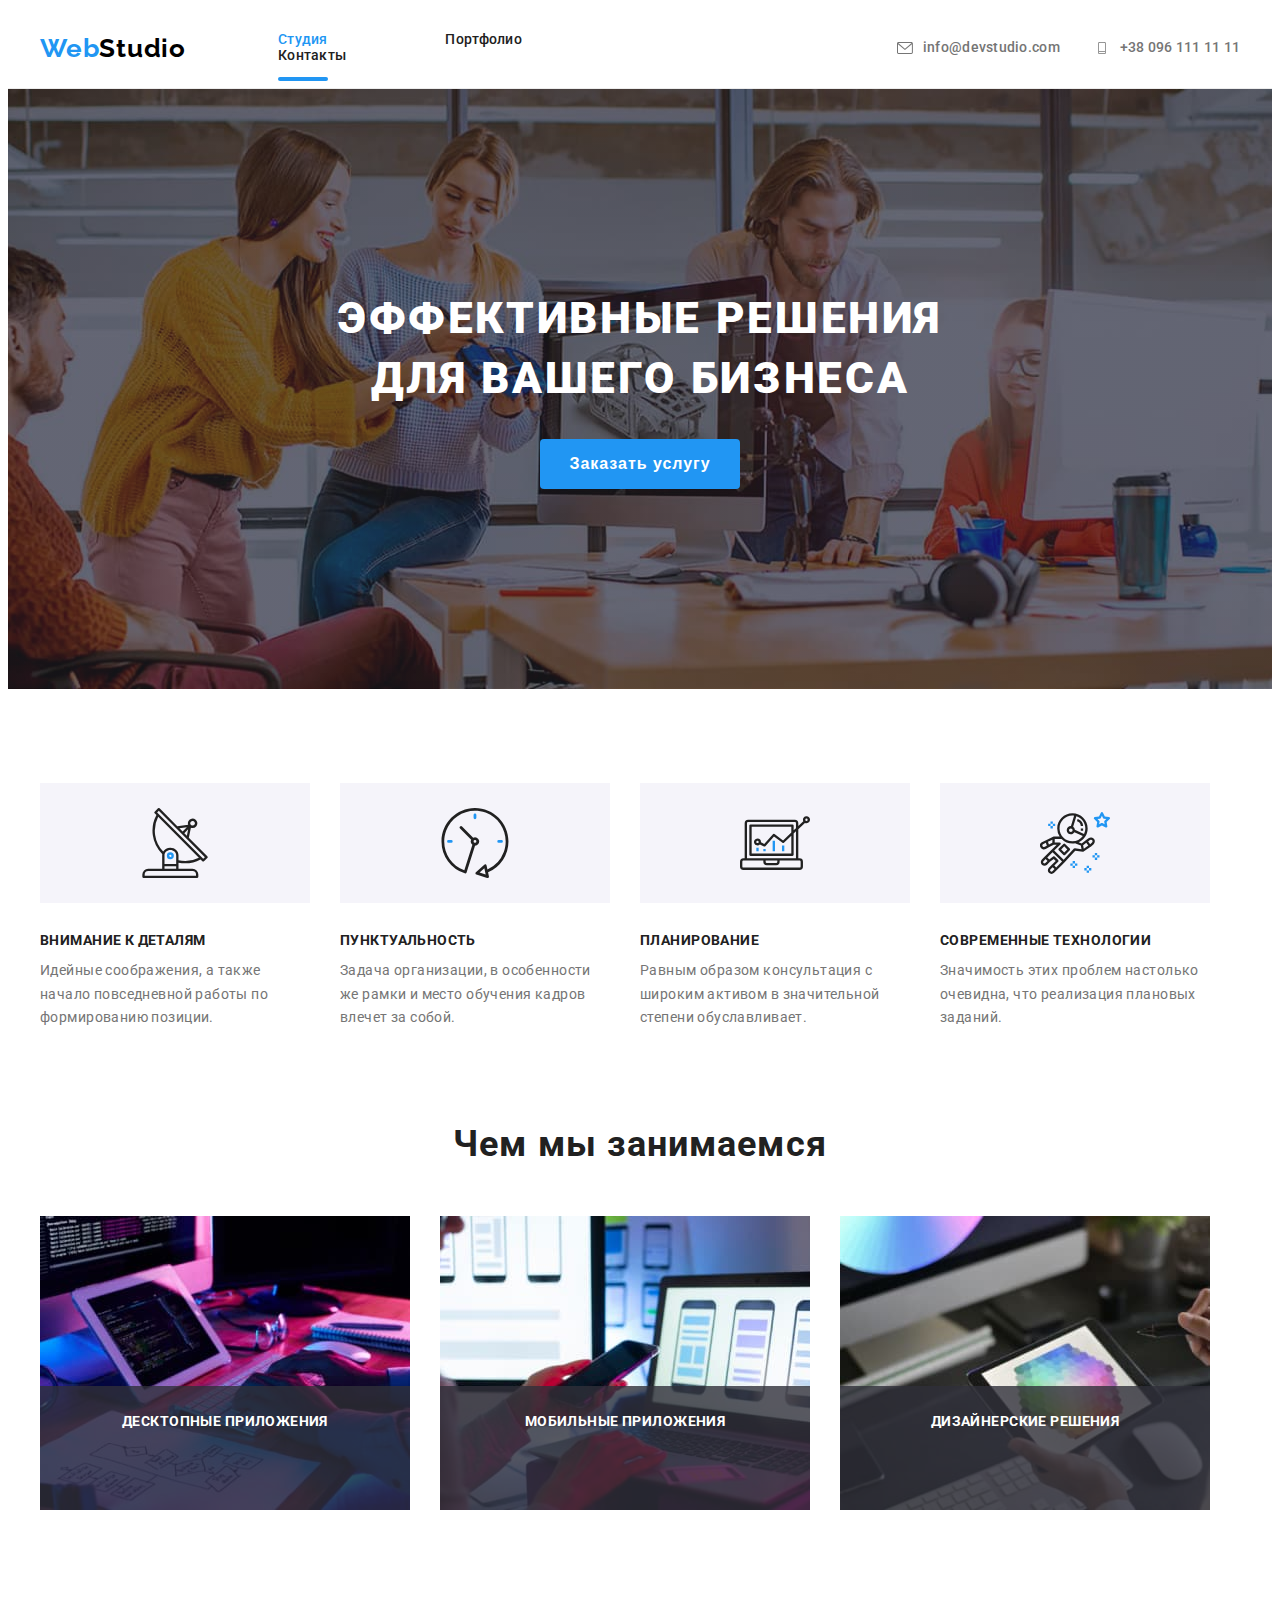
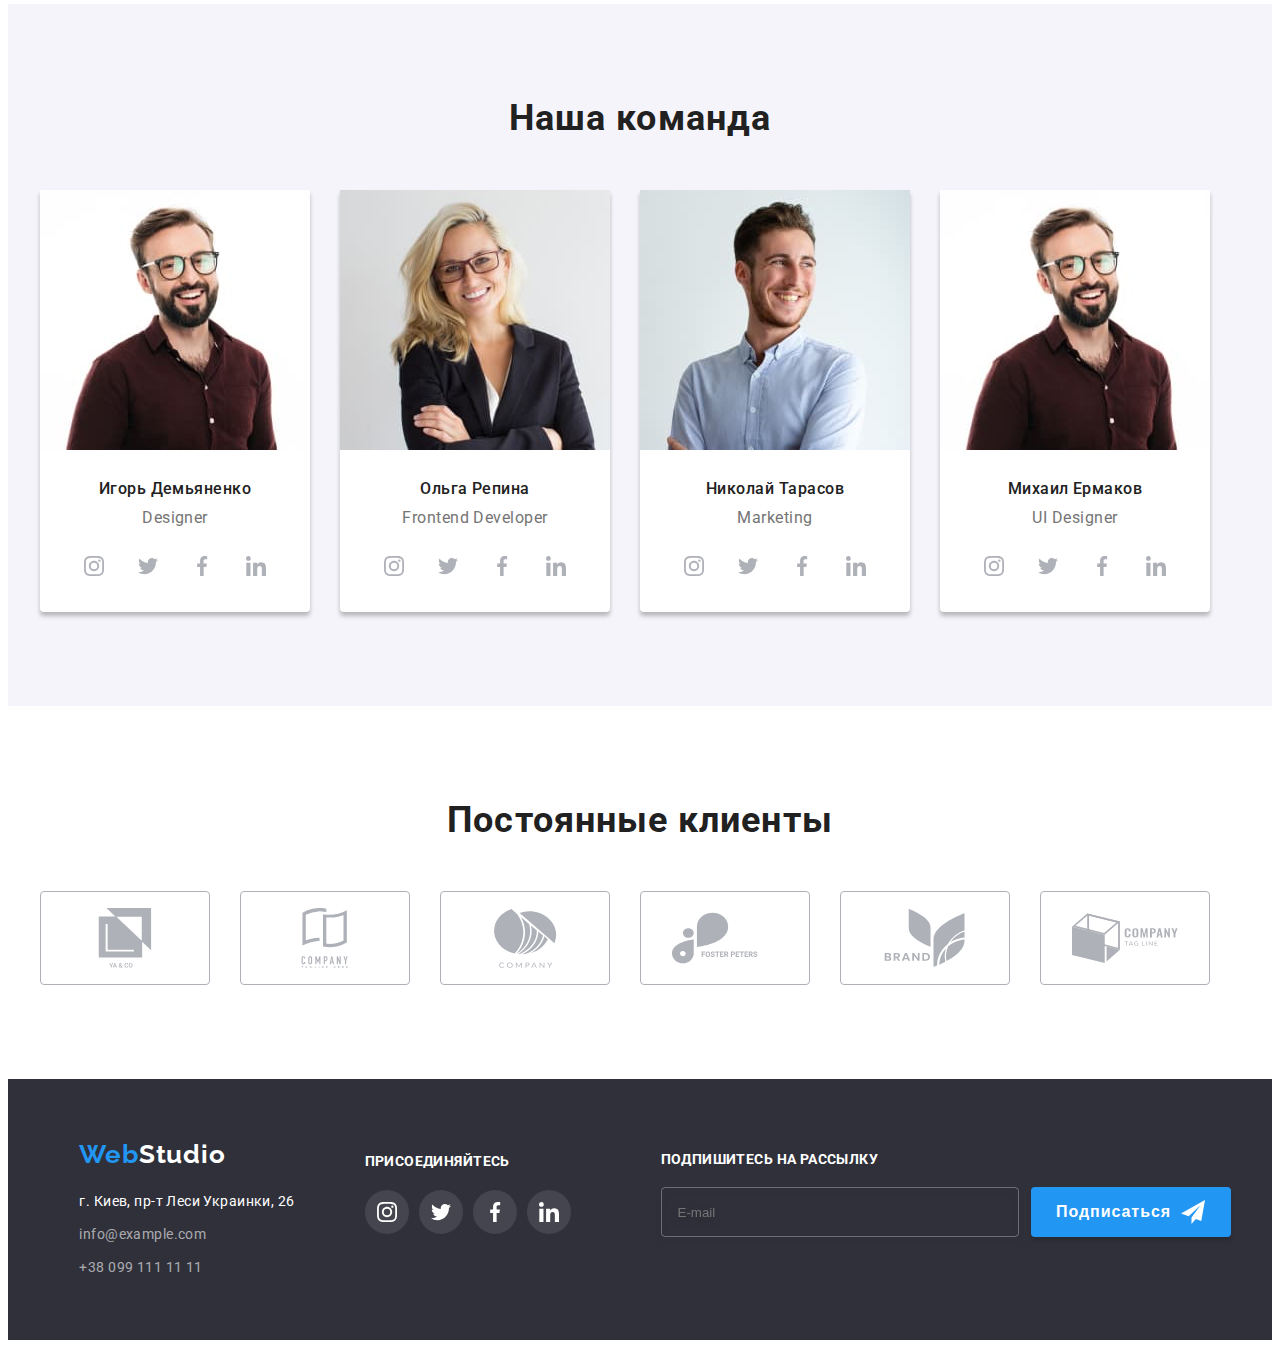
<file: index.html>
<!DOCTYPE html>
<html lang="ru">
<head>
    <meta charset="UTF-8">
    <meta http-equiv="X-UA-Compatible" content="IE=edge">
    <meta name="viewport" content="width=device-width, initial-scale=1.0">
    <title>Студия</title>
    <link rel="preconnect" href="https://fonts.googleapis.com">
    <link rel="preconnect" href="https://fonts.gstatic.com" crossorigin>
    <link href="https://fonts.googleapis.com/css2?family=Raleway:wght@700&family=Roboto:wght@400;500;700;900&display=swap" rel="stylesheet">
    <link rel="stylesheet" href="https://cdnjs.cloudflare.com/ajax/libs/modern-normalize/1.1.0/modern-normalize.min.css" integrity="sha512-wpPYUAdjBVSE4KJnH1VR1HeZfpl1ub8YT/NKx4PuQ5NmX2tKuGu6U/JRp5y+Y8XG2tV+wKQpNHVUX03MfMFn9Q==" crossorigin="anonymous" referrerpolicy="no-referrer" /> 
    <link rel="stylesheet" href="./css/main.min.css">
</head>
<body class="body">
    <!-- {Header with navigation and contacts} -->
    <header class="page-header">
            <div class="container container--header">
                <a href="" id="studio" class="logo page-header__logo " data-menu-logo><span class="logo__label">Web</span>Studio</a>
                <button class="menu-button " data-menu-button>
                   <svg  aria-label="переключатель мобильного меню" height="40" width="40">
                    <use class="icon-menu" href="./img/symbol-defs.svg#icon-menu"></use>
                    <use class="icon-cross" href="./img/symbol-defs.svg#icon-cross"></use>
                   </svg>
                </button>
                <div class="menu-container" data-menu>
                    <nav class="navigation">
                        <ul class="list">                                                                                            
                            <li class="navigation__item"><a class="navigation__link navigation__link--current"
                                    href="./index.html">Студия</a></li>
                            <li class="navigation__item"><a class="navigation__link" href="./portfolio.html">Портфолио</a></li>
                            <li class="navigation__item"><a class="navigation__link" href="#contacts">Контакты</a></li>
                        </ul>
                    </nav>
                    <ul class="contacts page-header__contacts ">
                        <li class="contacts__item">
                            <a class="contacts__link" href="mailto:info@devstudio.com">
                                <svg class="contact__icon contact__icon--start" width="16px" height="12px">
                                    <use href="./img/symbol-defs.svg#icon-letter"></use>
                                </svg>
                                info@devstudio.com</a>
                        </li>
                        <li class="contacts__item">
                            <a class="contacts__link" href="tel:+380961111111">
                                <svg class="contact__icon contact__icon--start" width="16px" height="12px">
                                    <use href="./img/symbol-defs.svg#icon-phone"></use>
                                </svg>
                                +38 096 111 11 11</a>
                        </li>
                    </ul>
                    <div class="menu-social-links">
                        <ul class="list">
                            <li class="menu-social-links__item">
                                <button class="menu-social-links__button">Instagram</button>
                            </li>
                            <li class="menu-social-links__item">
                                <button class="menu-social-links__button">Twitter</button>
                            </li>
                            <li class="menu-social-links__item">
                                <button class="menu-social-links__button">Facebook</button>
                            </li>
                            <li class="menu-social-links__item">
                                <button class="menu-social-links__button">LinkedIn</button>
                            </li>
                        </ul>
                    </div>
                </div>
            </div>
    </header>

    <main>
        <!-- Hero -->
        <section class="hero section--hero">
            <div class="container"> 
                <h1 class="hero__title">Эффективные решения для вашего бизнеса</h1>
                <button class="button" type="button" data-modal-open><span>Заказать услугу</span></button>
            </div>
        </section>
        
        <!-- Особенности -->
        <section class="section section--features">
            <div class="container">
                <div class="features">
                    <h2 class="feature__title feature__title--visually-hidden">Особенности</h2>
                    <ul class="list grid">
                        <li class="features__item">
                            <div class="features__background">
                                <svg class="features__icon">
                                    <use href="./img/symbol-defs.svg#icon-antenna"></use>
                                </svg>
                            </div>
                            <h3 class="feature__subtitle">Внимание к деталям</h3>
                            <p class="features__text">Идейные соображения, а также начало повседневной работы по формированию позиции.</p>
                        </li>
                        <li class="features__item">
                            <div class="features__background">
                                <svg class="features__icon">
                                    <use href="./img/symbol-defs.svg#icon-clock"></use>
                                </svg>
                            </div>
                            <h3 class="feature__subtitle">Пунктуальность</h3>
                            <p class="features__text">Задача организации, в особенности же рамки и место обучения кадров влечет за собой.</p>
                        </li>
                        <li class="features__item">
                            <div class="features__background">
                                <svg class="features__icon">
                                    <use href="./img/symbol-defs.svg#icon-diagram"></use>
                                </svg>
                            </div>
                            <h3 class="feature__subtitle">Планирование</h3>
                            <p class="features__text">Равным образом консультация с широким активом в значительной степени обуславливает.</p>
                        </li>
                        <li class="features__item">
                            <div class="features__background">
                                <svg class="features__icon">
                                    <use href="./img/symbol-defs.svg#icon-astronaut"></use>
                                </svg>
                            </div>
                            <h3 class="feature__subtitle">Современные технологии</h3>
                            <p class="features__text">Значимость этих проблем настолько очевидна, что реализация плановых заданий.</p>
                        </li>
                    </ul>
                </div>
            </div>
        </section>
        <!-- Чем мы занимаемся -->
        <section class="section activity__section">
            <div class="container">
                <div class="activity">
                    <h2 class="title">Чем мы занимаемся</h2>
                    <ul class="list">
                        <li class="activity__item">
                            <div class="activity__thumb">
                                <thumb>
                                    <img class="activity__image no-gap" 
                                        srcset="./img/desktop.jpg 370w,
                                                ./img/desktop@2x.jpg 740w"
                                        src="./img/desktop.jpg"
                                        alt="программирование"
                                        sizes="(min-width: 1200px) 370px">
                                </thumb>
                                <div class="activity__wrap">
                                    <p class="activity__caption">Десктопные приложения</p>
                                </div>
                            </div>
                        </li>
                        <li class="activity__item">
                            <div class="activity__thumb">
                                <thumb>
                                    <img class="activity__image no-gap" srcset="./img/mobile.jpg 370w,
                                                                                ./img/mobile@2x.jpg 740w" src="./img/mobile.jpg"
                                        alt="программирование" sizes="(min-width: 1200px) 370px">
                                </thumb>
                                <div class="activity__wrap">
                                    <p class="activity__caption">Мобильные приложения</p>
                                </div>
                            </div>
                        </li>
                        <li class="activity__item">
                            <div class="activity__thumb">
                                <thumb>
                                    <img class="activity__image no-gap" srcset="./img/design.jpg 370w,
                                                                                ./img/design@2x.jpg 740w" src="./img/design.jpg"
                                        alt="программирование" sizes="(min-width: 1200px) 370px">
                                </thumb>
                                <div class="activity__wrap">
                                    <p class="activity__caption">Дизайнерские решения</p>
                                </div>
                            </div>
                        </li>
                    </ul>
                </div>
            </div>
        </section>
        <!-- Наша команда -->
        <section class="section section--team">            
            <div class="container">
                <div class="team">
                    <h2 class="title">Наша команда</h2>
                    <ul class="list grid">
                        <li class="team__item">
                            <thumb>
                                <img class="team__image team__image--no-gap"                                     
                                    srcset="./img/demyanenko-desktop.jpg 270w,
                                        ./img/demyanenko-tablet.jpg 354w,
                                        ./img/demyanenko-mobile.jpg 450w,
                                        ./img/demyanenko-desktop@2x.jpg 540w,
                                        ./img/demyanenko-tablet@2x.jpg 708w,
                                        ./img/demyanenko-mobile@2x.jpg 900w" 
                                        src="./img/demyanenko-desktop.jpg"
                                        alt="продукт дизайнер Игорь Демьяненко"
                                        sizes="(min-width: 1200px) 270px, (min-width: 768px) 354px, (min-width: 480px) 450px">
                            </thumb>
                            <h3 class="team__subtitle">Игорь Демьяненко</h3>
                            <p class="team__text">Designer</p>
                            <div class="social-links"> 
                                <ul class="list">
                                    <li class="social-links__item">
                                        <button class="social-links__button-icon">
                                            <svg class="social-links__icon">
                                                <use href="./img/symbol-defs.svg#icon-instagram"></use>
                                            </svg>
                                        </button>
                                    </li>
                                    <li class="social-links__item">
                                        <button class="social-links__button-icon">
                                            <svg class="social-links__icon">
                                                <use href="./img/symbol-defs.svg#icon-twitter"></use>
                                            </svg>
                                        </button>
                                    </li>
                                    <li class="social-links__item">
                                        <button class="social-links__button-icon">
                                            <svg class="social-links__icon">
                                                <use href="./img/symbol-defs.svg#icon-facebook"></use>
                                            </svg>
                                        </button>
                                    </li>
                                    <li class="social-links__item">
                                        <button class="social-links__button-icon">
                                            <svg class="social-links__icon">
                                                <use href="./img/symbol-defs.svg#icon-linkedin"></use>
                                            </svg>
                                        </button>
                                    </li>
                                </ul>
                            </div>
                        </li>
                        <li class="team__item">
                            <thumb>
                                <img class="team__image team__image--no-gap" 
                                srcset="./img/repina-desktop.jpg 270w,
                                        ./img/repina-tablet.jpg 354w,
                                        ./img/repina-mobile.jpg 450w,
                                        ./img/repina-desktop@2x.jpg 540w,
                                        ./img/repina-tablet@2x.jpg 708w,
                                        ./img/repina-mobile@2x.jpg 900w" src="./img/repina-desktop.jpg"
                                    alt="продукт дизайнер Игорь Демьяненко"
                                    sizes="(min-width: 1200px) 270px, (min-width: 768px) 354px, (min-width: 480px) 450px">
                            </thumb>
                            <h3 class="team__subtitle">Ольга Репина</h3>
                            <p class="team__text">Frontend Developer</p>
                            <div class="social-links">
                                <ul class="list">
                                    <li class="social-links__item">
                                        <button class="social-links__button-icon">
                                            <svg class="social-links__icon">
                                                <use href="./img/symbol-defs.svg#icon-instagram"></use>
                                            </svg>
                                        </button>
                                    </li>
                                    <li class="social-links__item">
                                        <button class="social-links__button-icon">
                                            <svg class="social-links__icon">
                                                <use href="./img/symbol-defs.svg#icon-twitter"></use>
                                            </svg>
                                        </button>
                                    </li>
                                    <li class="social-links__item">
                                        <button class="social-links__button-icon">
                                            <svg class="social-links__icon">
                                                <use href="./img/symbol-defs.svg#icon-facebook"></use>
                                            </svg>
                                        </button>
                                    </li>
                                    <li class="social-links__item">
                                        <button class="social-links__button-icon">
                                            <svg class="social-links__icon">
                                                <use href="./img/symbol-defs.svg#icon-linkedin"></use>
                                            </svg>
                                        </button>
                                    </li>
                                </ul>
                            </div>
                        </li>
                        <li class="team__item">
                            <thumb>
                                <img class="team__image team__image--no-gap" 
                                srcset="./img/tarasov-desktop.jpg 270w,
                                        ./img/tarasov-tablet.jpg 354w,
                                        ./img/tarasov-mobile.jpg 450w,
                                        ./img/tarasov-desktop@2x.jpg 540w,
                                        ./img/tarasov-tablet@2x.jpg 708w,
                                        ./img/tarasov-mobile@2x.jpg 900w" 
                                        src="./img/tarasov-desktop.jpg"
                                    alt="продукт дизайнер Игорь Демьяненко"
                                    sizes="(min-width: 1200px) 270px, (min-width: 768px) 354px, (min-width: 480px) 450px">
                            </thumb>                            
                            <h3 class="team__subtitle">Николай Тарасов</h3>
                            <p class="team__text">Marketing</p>
                            <div class="social-links">
                                <ul class="list">
                                    <li class="social-links__item">
                                        <button class="social-links__button-icon">
                                            <svg class="social-links__icon">
                                                <use href="./img/symbol-defs.svg#icon-instagram"></use>
                                            </svg>
                                        </button>
                                    </li>
                                    <li class="social-links__item">
                                        <button class="social-links__button-icon">
                                            <svg class="social-links__icon">
                                                <use href="./img/symbol-defs.svg#icon-twitter"></use>
                                            </svg>
                                        </button>
                                    </li>
                                    <li class="social-links__item">
                                        <button class="social-links__button-icon">
                                            <svg class="social-links__icon">
                                                <use href="./img/symbol-defs.svg#icon-facebook"></use>
                                            </svg>
                                        </button>
                                    </li>
                                    <li class="social-links__item">
                                        <button class="social-links__button-icon">
                                            <svg class="social-links__icon">
                                                <use href="./img/symbol-defs.svg#icon-linkedin"></use>
                                            </svg>
                                        </button>
                                    </li>
                                </ul>
                            </div>
                        </li>
                        <li class="team__item">
                            <thumb>
                                <img class="team__image team__image--no-gap" 
                                srcset="./img/demyanenko-desktop.jpg 270w,
                                    ./img/ermakov-tablet.jpg 354w,
                                    ./img/ermakov-mobile.jpg 450w,
                                    ./img/ermakov-desktop@2x.jpg 540w,
                                    ./img/ermakov-tablet@2x.jpg 708w,
                                    ./img/ermakov-mobile@2x.jpg 900w" 
                                    src="./img/ermakov-desktop.jpg"
                                    alt="продукт дизайнер Игорь Демьяненко"
                                    sizes="(min-width: 1200px) 270px, (min-width: 768px) 354px, (min-width: 480px) 450px">
                            </thumb>                            
                            <h3 class="team__subtitle">Михаил Ермаков</h3>
                            <p class="team__text">UI Designer</p>
                            <div class="social-links">
                                <ul class="list">
                                    <li class="social-links__item">
                                        <button class="social-links__button-icon">
                                            <svg class="social-links__icon">
                                                <use href="./img/symbol-defs.svg#icon-instagram"></use>
                                            </svg>
                                        </button>
                                    </li>
                                    <li class="social-links__item">
                                        <button class="social-links__button-icon">
                                            <svg class="social-links__icon">
                                                <use href="./img/symbol-defs.svg#icon-twitter"></use>
                                            </svg>
                                        </button>
                                    </li>
                                    <li class="social-links__item">
                                        <button class="social-links__button-icon">
                                            <svg class="social-links__icon">
                                                <use href="./img/symbol-defs.svg#icon-facebook"></use>
                                            </svg>
                                        </button>
                                    </li>
                                    <li class="social-links__item">
                                        <button class="social-links__button-icon">
                                            <svg class="social-links__icon">
                                                <use href="./img/symbol-defs.svg#icon-linkedin"></use>
                                            </svg>
                                        </button>
                                    </li>
                                </ul>
                            </div>
                        </li>
                    </ul>
                </div>
            </div>            
        </section>
        <!-- Постоянные клиенты -->
        <section class="section">
            <div class="container">
                <div class="clients">
                    <h2 class="title clients__title">Постоянные клиенты</h2>
                    <ul class="list grid">
                        <li class="clients__item">
                            <a class="clients__link" tabindex="1">
                                <svg class="clients__icon">
                                    <use href="./img/symbol-defs.svg#icon-client-1"></use>
                                </svg>
                            </a>
                        </li>
                        <li class="clients__item">
                            <a class="clients__link" tabindex="1">
                                <svg class="clients__icon">
                                    <use href="./img/symbol-defs.svg#icon-client-2"></use>
                                </svg>
                            </a>
                        </li>
                        <li class="clients__item">
                            <a class="clients__link" tabindex="1">
                                <svg class="clients__icon">
                                    <use href="./img/symbol-defs.svg#icon-client-3"></use>
                                </svg>
                            </a>
                        </li>
                        <li class="clients__item">
                            <a class="clients__link" tabindex="1">
                                <svg class="clients__icon">
                                    <use href="./img/symbol-defs.svg#icon-client-4"></use>
                                </svg>
                            </a>
                        </li>
                        <li class="clients__item">
                            <a class="clients__link" tabindex="1">
                                <svg class="clients__icon">
                                    <use href="./img/symbol-defs.svg#icon-client-5"></use>
                                </svg>
                            </a>
                        </li>
                        <li class="clients__item">
                            <a class="clients__link" tabindex="1">
                                <svg class="clients__icon">
                                    <use href="./img/symbol-defs.svg#icon-client-6"></use>
                                </svg>
                            </a>
                        </li>
                    </ul>
                </div>
            </div>
        </section>
    </main>
    <!-- Подвал -->
    <footer class="footer">
        <div class="container footer__container">
            <div class="footer__contacts">
                <a href="" id="contacts" class="logo footer__logo"><span class="logo__label">Web</span>Studio</a>
                <adress class="adress">
                    <ul class="list">
                        <li class="adress__item"><a class="adress__link"
                                href="https://www.google.com/maps/place/%D0%B1%D1%83%D0%BB.+%D0%9B%D0%B5%D1%81%D0%B8+%D0%A3%D0%BA%D1%80%D0%B0%D0%B8%D0%BD%D0%BA%D0%B8,+26,+%D0%9A%D0%B8%D0%B5%D0%B2,+02000/@50.4265807,30.5361971,17z/data=!3m1!4b1!4m9!1m2!2m1!1z0LvQtdGB0Lgg0YPQutGA0LDQuNC90LrQuCDQutC40LXQsiAyNg!3m5!1s0x40d4cf0e033ecbe9:0x57a4dffefec77da0!8m2!3d50.4265807!4d30.5383858!15sCiXQu9C10YHQuCDRg9C60YDQsNC40L3QutC4INC60LjQtdCyIDI2kgERY29tcG91bmRfYnVpbGRpbmc"
                                target="_blank" rel="noreferrer noopener"><span class="adress__label">г. Киев, пр-т Леси Украинки, 26</span></a></li>
                        <li class="adress__item"><a class="adress__link" href="mailto:info@example.com">info@example.com</a></li>
                        <li class="adress__item"><a class="adress__link" href="tel:+380991111111">+38 099 111 11 11</a></li>
                    </ul>
                </address>
            </div>
            <div class="social-wrap">
                <p class="social-wrap__label">присоединяйтесь</p>
                <div class="social-links social-links--footer">
                    <ul class="list">
                        <li class="social-links__item">
                            <button class="social-links__button-icon social-links__button-icon--footer">
                                <svg class="social-links__icon social-links__icon--footer">
                                    <use href="./img/symbol-defs.svg#icon-instagram"></use>
                                </svg>
                            </button>
                        </li>
                        <li class="social-links__item">
                            <button class="social-links__button-icon social-links__button-icon--footer">
                                <svg class="social-links__icon social-links__icon--footer">
                                    <use href="./img/symbol-defs.svg#icon-twitter"></use>
                                </svg>
                            </button>
                        </li>
                        <li class="social-links__item">
                            <button class="social-links__button-icon social-links__button-icon--footer">
                                <svg class="social-links__icon social-links__icon--footer">
                                    <use href="./img/symbol-defs.svg#icon-facebook"></use>
                                </svg>
                            </button>
                        </li>
                        <li class="social-links-item">
                            <button class="social-links__button-icon social-links__button-icon--footer">
                                <svg class="social-links__icon social-links__icon--footer">
                                    <use href="./img/symbol-defs.svg#icon-linkedin"></use>
                                </svg>
                            </button>
                        </li>
                    </ul>
                </div>
            </div>
            <div class="subscription">
                <b class="subscription__label">Подпишитесь на рассылку</b>
                <form class="subscription__form">
                    <div class="subscription__field">
                        <label for="subscription__mail">
                            <input type="email" name="mail" id="mail" class="subscription__input" placeholder="E-mail">
                        </label>
                    </div>
                    <button type="submit" class="button subscription__button">Подписаться
                        <svg class="button__icon button__icon--end">
                            <use href="./img/symbol-defs.svg#icon-send">                                                     </use>
                        </svg>
                    </button>
                </form>
            </div>
        </div>
    </footer>

    <!-- Модальное окно -->
    <div class="backdrop backdrop--is-hidden" data-modal>
        <div class="modal">
            <button class="button-close" data-modal-close>
                <svg class="button-close__icon">
                    <use href="./img/symbol-defs.svg#icon-close-modal"></use>
                </svg>
            </button>
            <b class="modal__title">Оставьте свои данные, мы вам перезвоним</b>
            <form class="modal__form">
                <ul class="list">
                    <li class="modal__sign-field">
                        <label class="modal__label">
                            Имя
                            <input name="username" type="text" class="modal__input" placeholder=" ">
                            <svg class="modal__icon">
                                <use href="./img/symbol-defs.svg#icon-modal-person"></use>
                            </svg>
                        </label>
                    </li>
                    <li class="modal__sign-field">
                        <label class="modal__label">
                            Телефон
                            <input name="tel" type="tel" class="modal__input" placeholder=" ">
                            <svg class="modal__icon">
                                <use href="./img/symbol-defs.svg#icon-modal-phone"></use>
                            </svg>
                        </label>
                    </li>
                    <li class="modal__sign-field">
                        <label class="modal__label">
                            Почта
                            <input name="mail" type="email" class="modal__input" placeholder=" ">
                            <svg class="modal__icon">
                                <use href="./img/symbol-defs.svg#icon-modal-email"></use>
                            </svg>
                        </label>
                    </li>
                    <li class="modal__sign-field">
                        <label class="modal__label">
                            Комментарий
                            <textarea name="comment" type="text" class="modal__textarea" placeholder="Введите текст"></textarea>                            
                        </label>
                    </li>
                    <li class="modal__sign-field modal__sign-field--checkbox" >
                        <label class="modal__label modal__label--checkbox">
                            <input name="accord" type="checkbox" class="modal__checkbox">
                            <span class="modal__checkbox-frame">
                                <svg class="modal__checkbox-icon">
                                    <use href="./img/symbol-defs.svg#icon-modal-check"></use>
                                </svg>
                            </span>
                            <span class="modal__label-text">Соглашаюсь с рассылкой и принимаю</span>
                            <a class="modal__checkbox-link" href="">Условия договора</a>
                        </label>
                    </li>
                </ul>
                <button type="submit" class="submit-btn">Отправить</button>
            </form>
        </div>
    </div>
    <script src="./js/modal.js"></script>
    <script src="./js/menu.js"></script>
</body>
</html>
</file>
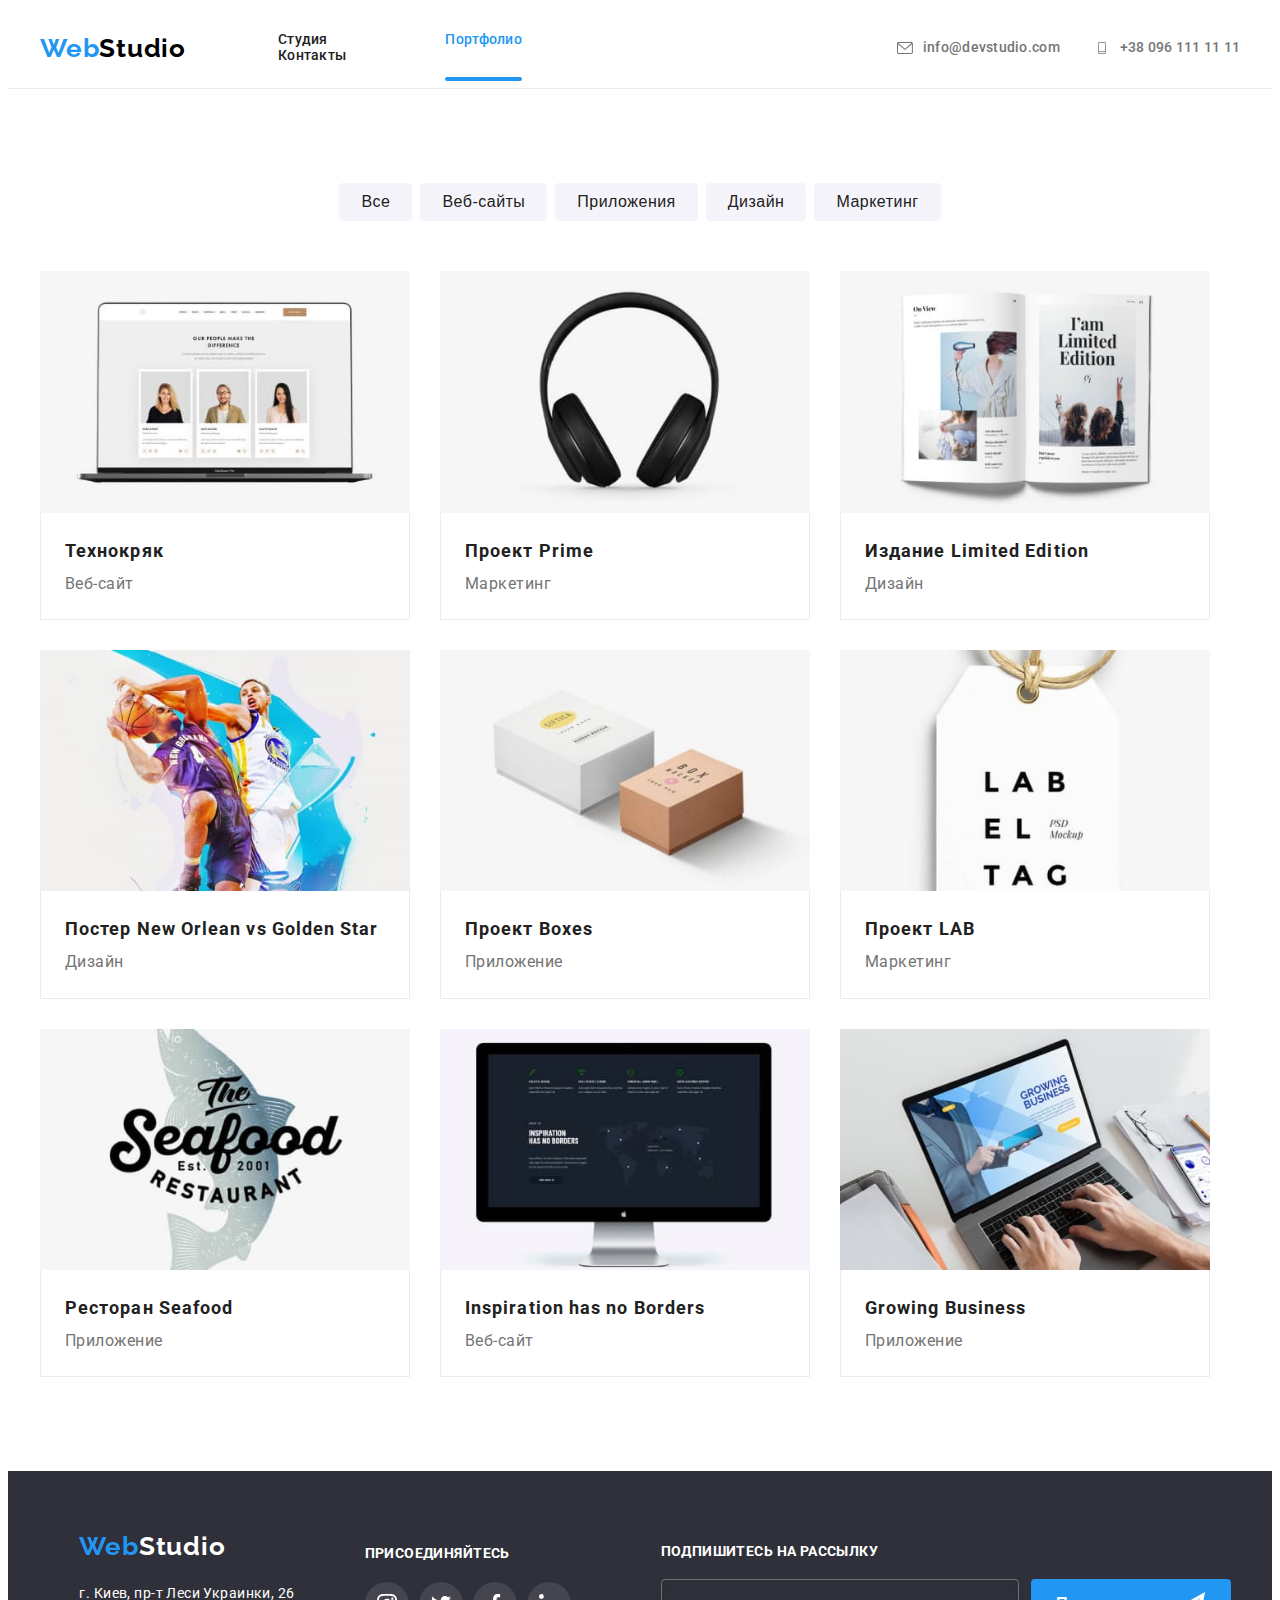
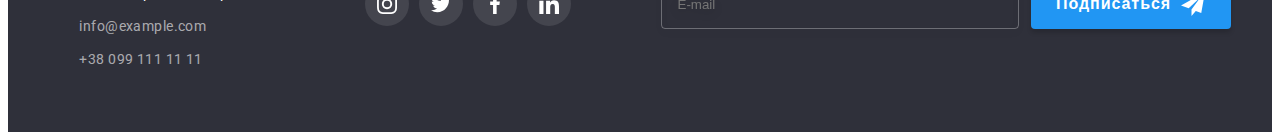
<file: portfolio.html>
<!DOCTYPE html>
<html lang="ru">
<head>
    <meta charset="UTF-8">
    <meta http-equiv="X-UA-Compatible" content="IE=edge">
    <meta name="viewport" content="width=device-width, initial-scale=1.0">
    <title>Портфолио</title>
    <link rel="preconnect" href="https://fonts.googleapis.com">
    <link rel="preconnect" href="https://fonts.gstatic.com" crossorigin>
    <link href="https://fonts.googleapis.com/css2?family=Raleway:wght@700&family=Roboto:wght@400;500;700;900&display=swap" rel="stylesheet">
    <link rel="stylesheet" href="https://cdnjs.cloudflare.com/ajax/libs/modern-normalize/1.1.0/modern-normalize.min.css" integrity="sha512-wpPYUAdjBVSE4KJnH1VR1HeZfpl1ub8YT/NKx4PuQ5NmX2tKuGu6U/JRp5y+Y8XG2tV+wKQpNHVUX03MfMFn9Q==" crossorigin="anonymous" referrerpolicy="no-referrer" />
    <link rel="stylesheet" href="./css/main.min.css">
</head>
    <body class="body">
        <!-- {Header with navigation and contacts} -->
    <header class="page-header">
        <div class="container container--header">
            <a href="" id="studio" class="logo page-header__logo " data-menu-logo><span
                    class="logo__label">Web</span>Studio</a>
            <button class="menu-button " data-menu-button>
                <svg aria-label="переключатель мобильного меню" height="40" width="40">
                    <use class="icon-menu" href="./img/symbol-defs.svg#icon-menu"></use>
                    <use class="icon-cross" href="./img/symbol-defs.svg#icon-cross"></use>
                </svg>
            </button>
            <div class="menu-container" data-menu>
                <nav class="navigation">
                    <ul class="list">
                        <li class="navigation__item"><a class="navigation__link"
                                href="./index.html">Студия</a></li>
                        <li class="navigation__item"><a class="navigation__link  navigation__link--current" href="./portfolio.html">Портфолио</a></li>
                        <li class="navigation__item"><a class="navigation__link" href="#contacts">Контакты</a></li>
                    </ul>
                </nav>
                <ul class="contacts page-header__contacts ">
                    <li class="contacts__item">
                        <a class="contacts__link" href="mailto:info@devstudio.com">
                            <svg class="contact__icon contact__icon--start" width="16px" height="12px">
                                <use href="./img/symbol-defs.svg#icon-letter"></use>
                            </svg>
                            info@devstudio.com</a>
                    </li>
                    <li class="contacts__item">
                        <a class="contacts__link" href="tel:+380961111111">
                            <svg class="contact__icon contact__icon--start" width="16px" height="12px">
                                <use href="./img/symbol-defs.svg#icon-phone"></use>
                            </svg>
                            +38 096 111 11 11</a>
                    </li>
                </ul>
                <div class="menu-social-links">
                    <ul class="list">
                        <li class="menu-social-links__item">
                            <button class="menu-social-links__button">Instagram</button>
                        </li>
                        <li class="menu-social-links__item">
                            <button class="menu-social-links__button">Twitter</button>
                        </li>
                        <li class="menu-social-links__item">
                            <button class="menu-social-links__button">Facebook</button>
                        </li>
                        <li class="menu-social-links__item">
                            <button class="menu-social-links__button">LinkedIn</button>
                        </li>
                    </ul>
                </div>
            </div>
        </div>
    </header>
        <main>
            <section class="section">
                <div class="container">
                    <div class="portfolio">
                        <h1 class="portfolio__title portfolio__title--visually-hidden">Projects</h1>
                        <!-- Фильтр проектов -->
                        <div class="filters">
                            <ul class="list filters__list">
                                <li class="filters__item"><button class="button button--filters" type="button">Все</button></li>
                                <li class="filters__item"><button class="button button--filters" type="button">Веб-сайты</button></li>
                                <li class="filters__item"><button class="button button--filters" type="button">Приложения</button></li>
                                <li class="filters__item"><button class="button button--filters" type="button">Дизайн</button></li>
                                <li class="filters__item"><button class="button button--filters" type="button">Маркетинг</button></li>
                            </ul>
                        </div>
                        <!-- Проекты -->
                        <div class="projects">
                            <ul class="list projects__list grid">
                                <li class="projects__item"><a class="project__link" href="">
                                        <div class="project__thumb">
                                            <thumb>
                                                <img class="projects__img" srcset="./img/tehnokryak-desktop.jpg 270w,
                                                                                                        ./img/tehnokryak-tablet.jpg 354w,
                                                                                                        ./img/tehnokryak-mobile.jpg 450w,
                                                                                                        ./img/tehnokryak-desktop@2x.jpg 540w,
                                                                                                        ./img/tehnokryak-tablet@2x.jpg 708w,
                                                                                                        ./img/tehnokryak-mobile@2x.jpg 900w"
                                                    src="./img/tehnokryak-desktop.jpg" alt="Технокряк"
                                                    sizes="(min-width: 1200px) 370px, (min-width: 768px) 354px, (min-width: 480px) 450px">
                                            </thumb>
                             <p class="projects__overlay-text">Ресурс предлагает комплексные предложения с разным уровнем функционала и
                                                сервисов. Все это
                                                позволит посетителю получить
                                                исчерпывающие сведения о компании или частном лице.
                                            </p>
                                        </div>
                                        <div class="projects__item-card">
                                            <h2 class="project__subtitle">Технокряк</h2>
                                            <p class="project__text">Веб-сайт</p>
                                        </div>
                                    </a></li>
                            
                                <li class="projects__item"><a class="project__link" href="">
                                        <div class="project__thumb">
                                                <thumb>
                                                    <img class="projects__img" 
                                                        srcset="./img/prime-desktop.jpg 270w,
                                                                ./img/prime-tablet.jpg 354w,
                                                                ./img/prime-mobile.jpg 450w,
                                                                ./img/prime-desktop@2x.jpg 540w,
                                                                ./img/prime-tablet@2x.jpg 708w,
                                                                ./img/prime-mobile@2x.jpg 900w"
                                                        src="./img/prime-desktop.jpg" 
                                                        alt="Проект Prime"
                                                        sizes="(min-width: 1200px) 370px, (min-width: 768px) 354px, (min-width: 480px) 450px">
                                                </thumb>
                                            <p class="projects__overlay-text">Ресурс предлагает комплексные предложения с разным уровнем функционала и
                                                сервисов. Все это
                                                исчерпывающие сведения о компании или частном лице.
                                                позволит посетителю получить
                                            </p>
                                        </div>
                                        <div class="projects__item-card">
                                            <h2 class="project__subtitle">Проект Prime</h2>
                                            <p class="project__text">Маркетинг</p>
                                        </div>
                                    </a></li>
                            
                                <li class="projects__item"><a class="project__link" href="">
                                        <div class="project__thumb">
                                            <thumb>
                                                <img class="projects__img" 
                                                    srcset="./img/limited-desktop.jpg 270w,
                                                            ./img/limited-tablet.jpg 354w,
                                                            ./img/limited-mobile.jpg 450w,
                                                            ./img/limited-desktop@2x.jpg 540w,
                                                            ./img/limited-tablet@2x.jpg 708w,
                                                            ./img/limited-mobile@2x.jpg 900w" 
                                                    src="./img/limited-desktop.jpg"
                                                    alt="Издание Limited Edition"
                                                    sizes="(min-width: 1200px) 370px, (min-width: 768px) 354px, (min-width: 480px) 450px">
                                            </thumb>                                            
                                            <p class="projects__overlay-text">Ресурс предлагает комплексные предложения с разным уровнем функционала и
                                                сервисов. Все это
                                                исчерпывающие сведения о компании или частном лице.
                                                позволит посетителю получить
                                            </p>
                                        </div>
                                        <div class="projects__item-card">
                                            <h2 class="project__subtitle">Издание Limited Edition</h2>
                                            <p class="project__text">Дизайн</p>
                                        </div>
                                    </a></li>
                            
                                <li class="projects__item"><a class="project__link" href="">
                                        <div class="project__thumb">
                                            <thumb>
                                                <img class="projects__img" 
                                                srcset="./img/orlean-desktop.jpg 270w,
                                                                                                        ./img/orlean-tablet.jpg 354w,
                                                                                                        ./img/orlean-mobile.jpg 450w,
                                                                                                        ./img/orlean-desktop@2x.jpg 540w,
                                                                                                        ./img/orlean-tablet@2x.jpg 708w,
                                                                                                        ./img/orlean-mobile@2x.jpg 900w"
                                                    src="./img/orlean-desktop.jpg" 
                                                    alt="Постер New Orlean vs Golden Star"
                                                    sizes="(min-width: 1200px) 370px, (min-width: 768px) 354px, (min-width: 480px) 450px">
                                            </thumb>
                                            <p class="projects__overlay-text">Ресурс предлагает комплексные предложения с разным уровнем функционала и
                                                сервисов. Все это
                                                исчерпывающие сведения о компании или частном лице.
                                                позволит посетителю получить
                                            </p>
                                        </div>
                                        <div class="projects__item-card">
                                            <h2 class="project__subtitle">Постер New Orlean vs Golden Star</h2>
                                            <p class="project__text">Дизайн</p>
                                        </div>
                                    </a></li>
                            
                                <li class="projects__item"><a class="project__link" href="">
                                        <div class="project__thumb">
                                            <thumb>
                                                <img class="projects__img" srcset="./img/boxes-desktop.jpg 270w,
                                                                                                        ./img/boxes-tablet.jpg 354w,
                                                                                                        ./img/boxes-mobile.jpg 450w,
                                                                                                        ./img/boxes-desktop@2x.jpg 540w,
                                                                                                        ./img/boxes-tablet@2x.jpg 708w,
                                                                                                        ./img/boxes-mobile@2x.jpg 900w"
                                                    src="./img/boxes-desktop.jpg"  
                                                    alt="Проект Boxes"
                                                    sizes="(min-width: 1200px) 370px, (min-width: 768px) 354px, (min-width: 480px) 450px">
                                            </thumb>
                                            <p class="projects__overlay-text">Ресурс предлагает комплексные предложения с разным уровнем функционала и
                                                сервисов. Все это
                                                исчерпывающие сведения о компании или частном лице.
                                                позволит посетителю получить
                                            </p>
                                        </div>
                                        <div class="projects__item-card">
                                            <h2 class="project__subtitle">Проект Boxes</h2>
                                            <p class="project__text">Приложение</p>
                                        </div>
                                    </a></li>
                            
                                <li class="projects__item"><a class="project__link" href="">
                                        <div class="project__thumb">
                                            <thumb>
                                                <img class="projects__img" srcset="./img/lab-desktop.jpg 270w,
                                                                                                        ./img/lab-tablet.jpg 354w,
                                                                                                        ./img/lab-mobile.jpg 450w,
                                                                                                        ./img/lab-desktop@2x.jpg 540w,
                                                                                                        ./img/lab-tablet@2x.jpg 708w,
                                                                                                        ./img/lab-mobile@2x.jpg 900w"
                                                    src="./img/lab-desktop.jpg" alt="Проект LAB"
                                                    sizes="(min-width: 1200px) 370px, (min-width: 768px) 354px, (min-width: 480px) 450px">
                                            </thumb>
                                            <p class="projects__overlay-text">Ресурс предлагает комплексные предложения с разным уровнем функционала и
                                                сервисов. Все это
                                                исчерпывающие сведения о компании или частном лице.
                                                позволит посетителю получить
                                            </p>
                                        </div>
                                        <div class="projects__item-card">
                                            <h2 class="project__subtitle">Проект LAB</h2>
                                            <p class="project__text">Маркетинг</p>
                                        </div>
                                    </a></li>
                            
                                <li class="projects__item"><a class="project__link" href="">
                                        <div class="project__thumb">
                                            <thumb>
                                                <img class="projects__img" srcset="./img/seafood-desktop.jpg 270w,
                                                                                                        ./img/seafood-tablet.jpg 354w,
                                                                                                        ./img/seafood-mobile.jpg 450w,
                                                                                                        ./img/seafood-desktop@2x.jpg 540w,
                                                                                                        ./img/seafood-tablet@2x.jpg 708w,
                                                                                                        ./img/seafood-mobile@2x.jpg 900w"
                                                    src="./img/seafood-desktop.jpg" alt="Ресторан Seafood"
                                                    sizes="(min-width: 1200px) 370px, (min-width: 768px) 354px, (min-width: 480px) 450px">
                                            </thumb>
                                            <p class="projects__overlay-text">Ресурс предлагает комплексные предложения с разным уровнем функционала и
                                                сервисов. Все это
                                                исчерпывающие сведения о компании или частном лице.
                                                позволит посетителю получить
                                            </p>
                                        </div>
                                        <div class="projects__item-card">
                                            <h2 class="project__subtitle">Ресторан Seafood</h2>
                                            <p class="project__text">Приложение</p>
                                        </div>
                                    </a></li>
                            
                                <li class="projects__item"><a class="project__link" href="">
                                        <div class="project__thumb">
                                            <thumb>
                                                <img class="projects__img" srcset="./img/borders-desktop.jpg 270w,
                                                                                                        ./img/borders-tablet.jpg 354w,
                                                                                                        ./img/borders-mobile.jpg 450w,
                                                                                                        ./img/borders-desktop@2x.jpg 540w,
                                                                                                        ./img/borders-tablet@2x.jpg 708w,
                                                                                                        ./img/borders-mobile@2x.jpg 900w"
                                                    src="./img/borders-desktop.jpg" alt="Inspiration has no Borders"
                                                    sizes="(min-width: 1200px) 370px, (min-width: 768px) 354px, (min-width: 480px) 450px">
                                            </thumb>
                                            <p class="projects__overlay-text">Ресурс предлагает комплексные предложения с разным уровнем функционала и
                                                сервисов. Все это
                                                исчерпывающие сведения о компании или частном лице.
                                                позволит посетителю получить
                                            </p>
                                        </div>
                                        <div class="projects__item-card">
                                            <h2 class="project__subtitle">Inspiration has no Borders</h2>
                                            <p class="project__text">Веб-сайт</p>
                                        </div>
                                    </a></li>
                            
                                <li class="projects__item"><a class="project__link" href="">
                                        <div class="project__thumb">
                                            <thumb>
                                                <img class="projects__img" srcset="./img/business-desktop.jpg 270w,
                                                                                                        ./img/business-tablet.jpg 354w,
                                                                                                        ./img/business-mobile.jpg 450w,
                                                                                                        ./img/business-desktop@2x.jpg 540w,
                                                                                                        ./img/business-tablet@2x.jpg 708w,
                                                                                                        ./img/business-mobile@2x.jpg 900w"
                                                    src="./img/business-desktop.jpg" alt="Growing Business"
                                                    sizes="(min-width: 1200px) 370px, (min-width: 768px) 354px, (min-width: 480px) 450px">
                                            </thumb>
                                            <p class="projects__overlay-text">Ресурс предлагает комплексные предложения с разным уровнем функционала и
                                                сервисов. Все это
                                                исчерпывающие сведения о компании или частном лице.
                                                позволит посетителю получить
                                            </p>
                                        </div>
                                        <div class="projects__item-card">
                                            <h2 class="project__subtitle">Growing Business</h2>
                                            <p class="project__text">Приложение</p>
                                        </div>
                                    </a></li>
                            </ul>
                        </div>
                    </div>
                </div>
            </section>
        </main>

        <!-- Подвал -->
    <footer class="footer">
        <div class="container footer__container">
            <div class="footer__contacts">
                <a href="" id="contacts" class="logo footer__logo"><span class="logo__label">Web</span>Studio</a>
                <adress class="adress">
                    <ul class="list">
                        <li class="adress__item"><a class="adress__link"
                                href="https://www.google.com/maps/place/%D0%B1%D1%83%D0%BB.+%D0%9B%D0%B5%D1%81%D0%B8+%D0%A3%D0%BA%D1%80%D0%B0%D0%B8%D0%BD%D0%BA%D0%B8,+26,+%D0%9A%D0%B8%D0%B5%D0%B2,+02000/@50.4265807,30.5361971,17z/data=!3m1!4b1!4m9!1m2!2m1!1z0LvQtdGB0Lgg0YPQutGA0LDQuNC90LrQuCDQutC40LXQsiAyNg!3m5!1s0x40d4cf0e033ecbe9:0x57a4dffefec77da0!8m2!3d50.4265807!4d30.5383858!15sCiXQu9C10YHQuCDRg9C60YDQsNC40L3QutC4INC60LjQtdCyIDI2kgERY29tcG91bmRfYnVpbGRpbmc"
                                target="_blank" rel="noreferrer noopener"><span class="adress__label">г. Киев, пр-т Леси
                                    Украинки, 26</span></a></li>
                        <li class="adress__item"><a class="adress__link" href="mailto:info@example.com">info@example.com</a>
                        </li>
                        <li class="adress__item"><a class="adress__link" href="tel:+380991111111">+38 099 111 11 11</a></li>
                    </ul>
                    </address>
            </div>
            <div class="social-wrap">
                <p class="social-wrap__label">присоединяйтесь</p>
                <div class="social-links social-links--footer">
                    <ul class="list">
                        <li class="social-links__item">
                            <button class="social-links__button-icon social-links__button-icon--footer">
                                <svg class="social-links__icon social-links__icon--footer">
                                    <use href="./img/symbol-defs.svg#icon-instagram"></use>
                                </svg>
                            </button>
                        </li>
                        <li class="social-links__item">
                            <button class="social-links__button-icon social-links__button-icon--footer">
                                <svg class="social-links__icon social-links__icon--footer">
                                    <use href="./img/symbol-defs.svg#icon-twitter"></use>
                                </svg>
                            </button>
                        </li>
                        <li class="social-links__item">
                            <button class="social-links__button-icon social-links__button-icon--footer">
                                <svg class="social-links__icon social-links__icon--footer">
                                    <use href="./img/symbol-defs.svg#icon-facebook"></use>
                                </svg>
                            </button>
                        </li>
                        <li class="social-links-item">
                            <button class="social-links__button-icon social-links__button-icon--footer">
                                <svg class="social-links__icon social-links__icon--footer">
                                    <use href="./img/symbol-defs.svg#icon-linkedin"></use>
                                </svg>
                            </button>
                        </li>
                    </ul>
                </div>
            </div>
            <div class="subscription">
                <b class="subscription__label">Подпишитесь на рассылку</b>
                <form class="subscription__form">
                    <div class="subscription__field">
                        <label for="subscription__mail">
                            <input type="email" name="mail" id="mail" class="subscription__input" placeholder="E-mail">
                        </label>
                    </div>
                    <button type="submit" class="button subscription__button">Подписаться
                        <svg class="button__icon button__icon--end">
                            <use href="./img/symbol-defs.svg#icon-send"> </use>
                        </svg>
                    </button>
                </form>
            </div>
        </div>
    </footer>
    <script src="./js/menu.js"></script>
    </body>
    </html>
</file>
<file: css/main.min.css>
h1,h2,h3,a,ul,p{margin:0px;padding:0px}.body{font-family:"Roboto",sans-serif;color:#212121;font-size:16px;background-color:#fff}.container{width:480px;margin:0 auto 0 auto;padding:0px 15px 0px 15px}@media screen and (max-width: 319px){.container{overflow-x:scroll}}@media screen and (min-width: 480px){.container{width:480px}}@media screen and (min-width: 768px){.container{width:768px}}@media screen and (min-width: 1200px){.container{width:1200px}}.container--header{display:-webkit-box;display:-ms-flexbox;display:flex;-webkit-box-align:center;-ms-flex-align:center;align-items:center;min-width:480px}.section{padding:60px 0 60px 0;min-width:480px}@media screen and (min-width: 1200px){.section{padding:94px 0 94px 0}}.title{font-weight:700;font-size:28px;line-height:1.142;letter-spacing:0.03em;margin-bottom:30px;text-align:center}@media screen and (min-width: 1200px){.title{font-size:36px;line-height:1.16;margin-bottom:50px}}.page-header{position:relative;display:-webkit-box;display:-ms-flexbox;display:flex;-webkit-box-align:center;-ms-flex-align:center;align-items:center;border-bottom:1px solid #ececec;height:60px}@media screen and (max-width: 767px){.page-header{margin:auto;width:100%}}@media screen and (min-width: 768px){.page-header{position:static;display:-webkit-box;display:-ms-flexbox;display:flex;height:80px}}@media screen and (min-width: 1200px){.page-header__contacts{margin-left:auto}}.contacts{display:-webkit-box;display:-ms-flexbox;display:flex;-webkit-box-orient:vertical;-webkit-box-direction:reverse;-ms-flex-direction:column-reverse;flex-direction:column-reverse}@media screen and (min-width: 768px){.contacts{display:inline-block}}.contacts__item{font-weight:500;letter-spacing:0.02em;list-style:none;display:inline-block;color:#757575;margin-bottom:64px;font-size:24px;line-height:1.14}@media screen and (min-width: 768px){.contacts__item{display:block;font-size:12px;line-height:1.14;margin:0px 0px 10px 0px}}@media screen and (min-width: 1200px){.contacts__item{display:inline-block;font-size:14px;margin:0px}}.contacts__item+.contacts__item{margin-bottom:32px;font-size:34px;line-height:1.171;color:#2196f3}@media screen and (min-width: 768px){.contacts__item+.contacts__item{margin-bottom:0px;font-size:12px}}@media screen and (min-width: 1200px){.contacts__item+.contacts__item{margin-left:30px}}.contacts__link{display:-webkit-inline-box;display:-ms-inline-flexbox;display:inline-flex;text-decoration:none;-webkit-box-align:center;-ms-flex-align:center;align-items:center;color:inherit;-webkit-transition:color 250ms cubic-bezier(0.4, 0, 0.2, 1);transition:color 250ms cubic-bezier(0.4, 0, 0.2, 1)}@media screen and (min-width: 768px){.contacts__link{color:#757575;font-size:12px}.contacts__link:hover,.contacts__link:focus{color:#2196f3}}@media screen and (min-width: 1200px){.contacts__link{font-size:14px}}.contact__icon{display:none}@media screen and (min-width: 768px){.contact__icon{display:inline-block;width:16px;height:12px;fill:currentColor}}.contact__icon--start{margin-right:10px}.logo{color:#000;font-family:"Raleway",sans-serif;font-weight:700;letter-spacing:0.03em;text-decoration:none;display:inline-block;width:134px;height:28px;font-size:24px;line-height:1.16}.logo.is-open{display:none}@media screen and (min-width: 1200px){.logo{width:145px;height:31px;font-size:26px;line-height:1.19}}@media screen and (min-width: 768px){.page-header__logo{margin-right:88px}}@media screen and (min-width: 1200px){.page-header__logo{margin-right:93px}}.logo__label{color:#2196f3}.footer__logo{color:#fff;margin-bottom:20px}.list{display:-webkit-box;display:-ms-flexbox;display:flex;-ms-flex-wrap:wrap;flex-wrap:wrap;list-style:none}.navigation{-webkit-box-flex:1;-ms-flex-positive:1;flex-grow:1}@media screen and (min-width: 768px){.navigation{display:inline-block}.navigation .list{width:294px;display:-webkit-box;display:-ms-flexbox;display:flex;-webkit-box-align:center;-ms-flex-align:center;align-items:center;-webkit-box-pack:justify;-ms-flex-pack:justify;justify-content:space-between}}.navigation__item{font-weight:500;text-align:left;font-size:40px;line-height:1.175;letter-spacing:0.02em;list-style:none;margin-bottom:32px}@media screen and (max-width: 767px){.navigation__item{width:100%}}@media screen and (min-width: 768px){.navigation__item{position:relative;font-size:14px;line-height:1.14;margin-bottom:0px}}@media screen and (min-width: 1200px){.navigation__item:not(:last-child){margin-right:50px}}@media screen and (max-width: 767px){.navigation__item:not(:last-child){position:relative}}.navigation__link{width:100%;text-decoration:none;color:#212121;-webkit-transition:color 250ms cubic-bezier(0.4, 0, 0.2, 1);transition:color 250ms cubic-bezier(0.4, 0, 0.2, 1)}.navigation__link:hover,.navigation__link:focus{color:#2196f3}.navigation__link--current{color:#2196f3}@media screen and (min-width: 768px){.navigation__link--current::after{content:"";position:absolute;left:0;top:44.5px;display:block;width:100%;height:4px;background-color:#2196f3;border-radius:2px}}.menu-button{display:-webkit-inline-box;display:-ms-inline-flexbox;display:inline-flex;-webkit-box-flex:flex-end;-ms-flex:flex-end;flex:flex-end;border:none;background-color:transparent;height:40px;width:40px;padding:12px 8px;-webkit-box-align:center;-ms-flex-align:center;align-items:center;-webkit-box-pack:center;-ms-flex-pack:center;justify-content:center;margin-left:auto;z-index:1;cursor:pointer}.menu-button:hover,.menu-button:focus{fill:#2196f3}.menu-button .icon-cross{display:none}.menu-button.is-open .icon-cross{display:block}.menu-button.is-open .icon-menu{display:none}.icon-menu{height:16px;width:24px}.icon-cross{height:18px;width:18px}.hero{background-color:#2f303a;background-image:-webkit-gradient(linear, left top, right top, from(rgba(47,48,58,0.4)), to(rgba(47,48,58,0.4))),url(../img/hero-mobile.jpg);background-image:linear-gradient(to right, rgba(47,48,58,0.4), rgba(47,48,58,0.4)),url(../img/hero-mobile.jpg);text-align:center;padding:118px 0px;min-width:480px;max-width:1600px;margin-left:auto;margin-right:auto;background-position:center;background-size:cover}@media screen and (min-width: 1200px){.hero{padding:200px 0px}}@media screen and (min-device-pixel-ratio: 2), (-webkit-min-device-pixel-ratio: 2), (min-resolution: 192dpi), (min-resolution: 2dppx){.hero{background-image:url(../img/hero-mobile@2x.jpg)}}@media screen and (min-width: 481px){.hero{background-image:-webkit-gradient(linear, left top, right top, from(rgba(47,48,58,0.4)), to(rgba(47,48,58,0.4))),url(../img/hero-tablet.jpg);background-image:linear-gradient(to right, rgba(47,48,58,0.4), rgba(47,48,58,0.4)),url(../img/hero-tablet.jpg)}}@media screen and (min-width: 481px) and (min-device-pixel-ratio: 2), screen and (min-width: 481px) and (-webkit-min-device-pixel-ratio: 2), screen and (min-width: 481px) and (min-resolution: 192dpi), screen and (min-width: 481px) and (min-resolution: 2dppx){.hero{background-image:url(../img/hero-tablet@2x.jpg)}}@media screen and (min-width: 769px){.hero{background-image:-webkit-gradient(linear, left top, right top, from(rgba(47,48,58,0.4)), to(rgba(47,48,58,0.4))),url(../img/hero-desktop.jpg);background-image:linear-gradient(to right, rgba(47,48,58,0.4), rgba(47,48,58,0.4)),url(../img/hero-desktop.jpg)}}@media screen and (min-width: 769px) and (min-device-pixel-ratio: 2), screen and (min-width: 769px) and (-webkit-min-device-pixel-ratio: 2), screen and (min-width: 769px) and (min-resolution: 192dpi), screen and (min-width: 769px) and (min-resolution: 2dppx){.hero{background-image:url(../img/hero-desktop@2x.jpg)}}.section--hero{min-width:480px}.hero__title{margin:0px auto 30px auto;font-weight:900;text-align:center;letter-spacing:0.06em;color:#fff;text-transform:uppercase}@media screen and (max-width: 1199px){.hero__title{width:360px;font-size:26px;line-height:1.62}}@media screen and (min-width: 1200px){.hero__title{width:696px;font-size:44px;line-height:1.36}}.button{display:-webkit-inline-box;display:-ms-inline-flexbox;display:inline-flex;-webkit-box-align:center;-ms-flex-align:center;align-items:center;-webkit-box-pack:center;-ms-flex-pack:center;justify-content:center;padding:0px;width:200px;height:50px;background-color:#2196f3;border:transparent 1px solid;border-radius:4px;font-size:16px;font-weight:700;line-height:1.88;letter-spacing:0.06em;color:#fff;cursor:pointer}.button__icon{width:24px;height:24px;fill:#fff;-webkit-box-align:center;-ms-flex-align:center;align-items:center}.button__icon--end{margin-left:10px}.button-close{position:absolute;top:8px;right:8px;min-width:30px;min-height:30px;padding:0px;border-radius:50%;background-color:#fff;border:1px solid rgba(0,0,0,0.1);cursor:pointer}.button-close:hover .button-close__icon{fill:#2196f3}.button-close__icon{width:11px;height:11px;fill:currentColor}.menu-button{border:none;background-color:transparent;height:40px;width:40px;padding:12px 8px;margin-left:auto;z-index:3;cursor:pointer}.menu-button:hover,.menu-button:focus{fill:#2196f3}.menu-button .icon-cross{display:none}.menu-button.is-open .icon-cross{display:block}.menu-button.is-open .icon-menu{display:none}.menu-button.is-open{position:fixed;top:2%;right:3%}@media screen and (min-width: 768px){.menu-button{display:none}}.icon-menu{height:16px;width:24px}.icon-cross{height:18px;width:18px}@media screen and (min-width: 1200px){.section--features{padding-bottom:0px}}.feature__title--visually-hidden,.portfolio__title--visually-hidden{position:absolute;width:1px;height:1px;margin:-1px;border:0;padding:0;white-space:nowrap;-webkit-clip-path:inset(100%);clip-path:inset(100%);clip:rect(0 0 0 0);overflow:hidden}.features__item{margin:15px;width:100%}@media screen and (min-width: 768px){.features__item{width:354px}}@media screen and (min-width: 1200px){.features__item{width:270px}}.feature__subtitle{list-style:none;font-weight:700;font-size:14px;line-height:1.14;letter-spacing:0.03em;text-transform:uppercase;margin-bottom:10px;text-align:center}@media screen and (min-width: 768px){.feature__subtitle{text-align:left}}.features__text{font-size:14px;line-height:1.71;letter-spacing:0.03em;color:#757575}.features__background{display:-webkit-inline-box;display:-ms-inline-flexbox;display:inline-flex;-webkit-box-pack:center;-ms-flex-pack:center;justify-content:center;-webkit-box-align:center;-ms-flex-align:center;align-items:center;width:100%;height:120px;background-color:#f5f4fa;margin-bottom:30px}.features__icon{display:inline-block;width:70px;height:70px}.activity__section{display:none}@media screen and (min-width: 1200px){.activity__section{display:block}}.activity__item:not(:last-child){margin-right:30px}.activity__image.no-gap{display:block}.activity__thumb{position:relative}.activity__wrap{position:absolute;bottom:0;width:100%;height:70px;background:rgba(47,48,58,0.8);padding:27px 0px}.activity__caption{font-weight:700;font-size:14px;line-height:16px;text-align:center;letter-spacing:0.03em;text-transform:uppercase;color:#fff}.section--team{background-color:#f5f4fa;min-width:480px}.team__item{width:100%;padding-bottom:24px;background-color:#fff;border-radius:0px 0px 4px 4px;-webkit-box-shadow:0px 4px 4px rgba(0,0,0,0.25);box-shadow:0px 4px 4px rgba(0,0,0,0.25);text-align:center;margin:15px}@media screen and (min-width: 768px){.team__item{width:354px}}@media screen and (min-width: 1200px){.team__item{width:270px}}.team__image{width:100%;margin-bottom:30px}.team__subtitle{font-weight:500;font-size:16px;line-height:1.18;letter-spacing:0.03em;margin-bottom:10px;text-align:center}.team__image--no-gap{display:block}.team__text{font-size:16px;line-height:1.18;letter-spacing:0.03em;color:#757575;text-align:center;margin-bottom:16px}.social-links{display:-webkit-box;display:-ms-flexbox;display:flex;-webkit-box-pack:center;-ms-flex-pack:center;justify-content:center}.social-links__item:not(:last-child){margin-right:10px}.social-links__button-icon{width:44px;height:44px;border-radius:50%;border:none;cursor:pointer;color:#afb1b8;background-color:#fff;padding:12px;-webkit-transition:color 250ms cubic-bezier(0.4, 0, 0.2, 1),background-color 250ms cubic-bezier(0.4, 0, 0.2, 1);transition:color 250ms cubic-bezier(0.4, 0, 0.2, 1),background-color 250ms cubic-bezier(0.4, 0, 0.2, 1)}.social-links__button-icon:hover,.social-links__button-icon:focus{background-color:#2196f3;color:#fff}.social-links__icon{width:20px;height:20px;fill:currentColor}.clients__item{width:210px;margin:15px}@media screen and (min-width: 768px){.clients__item{width:226px}}@media screen and (min-width: 1200px){.clients__item{width:170px}}.clients__link{display:-webkit-box;display:-ms-flexbox;display:flex;-webkit-box-pack:center;-ms-flex-pack:center;justify-content:center;-webkit-box-align:center;-ms-flex-align:center;align-items:center;height:92px;padding:0px;border:1px solid #afb1b8;border-radius:4px;cursor:pointer;background-color:#fff;color:#afb1b8;fill:#afb1b8;-webkit-transition:border-color 250ms cubic-bezier(0.4, 0, 0.2, 1),fill 250ms cubic-bezier(0.4, 0, 0.2, 1);transition:border-color 250ms cubic-bezier(0.4, 0, 0.2, 1),fill 250ms cubic-bezier(0.4, 0, 0.2, 1)}.clients__link:hover,.clients__link:focus{border-color:#2196f3;fill:#2196f3}.clients__icon{width:106px;height:60px;color:currentColor}.footer{background-color:#2f303a;padding:60px 0px}@media screen and (max-width: 479px){.footer{width:480px}}.footer__container{display:block}@media screen and (min-width: 768px){.footer__container{width:100%;display:-webkit-box;display:-ms-flexbox;display:flex;-ms-flex-wrap:wrap;flex-wrap:wrap;-webkit-box-pack:center;-ms-flex-pack:center;justify-content:center}}.social-links--footer{padding:0px}.social-links__button-icon--footer{background:rgba(255,255,255,0.1);-webkit-transition:background-color 250ms cubic-bezier(0.4, 0, 0.2, 1);transition:background-color 250ms cubic-bezier(0.4, 0, 0.2, 1)}.social-links__icon--footer{fill:#fff}.footer__contacts{display:block;text-align:center}@media screen and (min-width: 768px){.footer__contacts{margin-right:165px}}@media screen and (min-width: 1200px){.footer__contacts{margin-right:0px;text-align:left}}.adress{display:block;width:225px;text-align:center;width:100%;margin-bottom:60px}.adress .list{display:block}@media screen and (min-width: 1200px){.adress{text-align:left;margin-bottom:0px}}.adress__link{display:block;font-family:"Roboto",sans-serif;text-decoration:none;font-size:14px;line-height:1.71;letter-spacing:0.03em;color:rgba(255,255,255,0.6);-webkit-transition:color 250ms cubic-bezier(0.4, 0, 0.2, 1);transition:color 250ms cubic-bezier(0.4, 0, 0.2, 1)}.adress__link:hover,.adress__link:focus{color:#2196f3}.adress__item:not(:last-child){margin-bottom:9px}.adress__label{font-family:"Roboto",sans-serif;font-size:14px;line-height:1.71;letter-spacing:0.03em;color:#ffffff;-webkit-transition:color 250ms cubic-bezier(0.4, 0, 0.2, 1);transition:color 250ms cubic-bezier(0.4, 0, 0.2, 1)}.adress__label:hover,.adress__label:focus{color:#2196f3}.social-wrap{text-align:center;margin-bottom:60px}@media screen and (min-width: 1200px){.social-wrap{margin:15px 0 0 70px;width:206px}}.social-wrap__label{text-transform:uppercase;font-weight:700;font-size:14px;line-height:1.14;letter-spacing:0.03em;color:#fff;margin-bottom:20px}@media screen and (min-width: 1200px){.social-wrap__label{text-align:left}}.subscription{width:450px;margin-top:12px;padding:0px}@media screen and (min-width: 768px) and (max-width: 1199px){.subscription{width:100%}}@media screen and (min-width: 1200px){.subscription{width:570px;margin-left:90px}}.subscription__label{display:block;font-weight:700;font-size:14px;line-height:1.142;letter-spacing:0.03em;text-transform:uppercase;color:#fff;margin-bottom:20px;text-align:center}@media screen and (min-width: 1200px){.subscription__label{text-align:left}}.subscription__form{display:-webkit-box;display:-ms-flexbox;display:flex;-ms-flex-wrap:wrap;flex-wrap:wrap;-webkit-box-pack:center;-ms-flex-pack:center;justify-content:center}@media screen and (min-width: 768px) and (max-width: 1199px){.subscription__field{width:100%;text-align:center}}.subscription__input{width:358px;height:50px;color:rgba(255,255,255,0.6);border:1px solid rgba(255,255,255,0.3);-webkit-box-sizing:border-box;box-sizing:border-box;-webkit-filter:drop-shadow(0px 4px 4px rgba(0,0,0,0.15));filter:drop-shadow(0px 4px 4px rgba(0,0,0,0.15));border-radius:4px;background:transparent;padding-left:16px;margin:0px 0px 20px}.subscription__button{margin-left:12px;-webkit-box-shadow:0px 4px 4px rgba(0,0,0,0.15);box-shadow:0px 4px 4px rgba(0,0,0,0.15)}.filters{margin-bottom:25px}@media screen and (min-width: 1200px){.filters{margin-bottom:50px}}@media screen and (min-width: 768px){.filters__list{-webkit-box-pack:center;-ms-flex-pack:center;justify-content:center}}@media screen and (max-width: 767px){.filters__item{margin-bottom:15px}}.filters__item:not(:last-child){margin-right:8px}.button--filters{padding:6px 22px;width:100%;height:100%;border:none;background-color:#f5f4fa;color:#212121;font-weight:500;line-height:1.62;letter-spacing:0.03em;-webkit-transition-duration:250ms;transition-duration:250ms;-webkit-transition:background-color 250ms cubic-bezier(0.4, 0, 0.2, 1),color 250ms cubic-bezier(0.4, 0, 0.2, 1),-webkit-box-shadow 250ms cubic-bezier(0.4, 0, 0.2, 1);transition:background-color 250ms cubic-bezier(0.4, 0, 0.2, 1),color 250ms cubic-bezier(0.4, 0, 0.2, 1),-webkit-box-shadow 250ms cubic-bezier(0.4, 0, 0.2, 1);transition:background-color 250ms cubic-bezier(0.4, 0, 0.2, 1),color 250ms cubic-bezier(0.4, 0, 0.2, 1),box-shadow 250ms cubic-bezier(0.4, 0, 0.2, 1);transition:background-color 250ms cubic-bezier(0.4, 0, 0.2, 1),color 250ms cubic-bezier(0.4, 0, 0.2, 1),box-shadow 250ms cubic-bezier(0.4, 0, 0.2, 1),-webkit-box-shadow 250ms cubic-bezier(0.4, 0, 0.2, 1)}.button--filters:hover,.button--filters:focus{background-color:#2196f3;color:#fff;-webkit-box-shadow:0px 3px 1px rgba(0,0,0,0.1),0px 1px 2px rgba(0,0,0,0.08),0px 2px 2px rgba(0,0,0,0.12);box-shadow:0px 3px 1px rgba(0,0,0,0.1),0px 1px 2px rgba(0,0,0,0.08),0px 2px 2px rgba(0,0,0,0.12)}@media screen and (min-width: 768px){.projects__list{margin-top:30px}}@media screen and (min-width: 1200px){.projects__list{margin-top:50px}}.projects__item{margin:15px;width:450px;-webkit-transition:-webkit-box-shadow 250ms cubic-bezier(0.4, 0, 0.2, 1);transition:-webkit-box-shadow 250ms cubic-bezier(0.4, 0, 0.2, 1);transition:box-shadow 250ms cubic-bezier(0.4, 0, 0.2, 1);transition:box-shadow 250ms cubic-bezier(0.4, 0, 0.2, 1), -webkit-box-shadow 250ms cubic-bezier(0.4, 0, 0.2, 1)}.projects__item:hover{-webkit-box-shadow:0px 1px 1px rgba(0,0,0,0.12),0px 4px 4px rgba(0,0,0,0.06),1px 4px 6px rgba(0,0,0,0.16);box-shadow:0px 1px 1px rgba(0,0,0,0.12),0px 4px 4px rgba(0,0,0,0.06),1px 4px 6px rgba(0,0,0,0.16)}.projects__item:hover .projects__overlay-text{-webkit-transform:translateY(0px);transform:translateY(0px)}@media screen and (min-width: 768px){.projects__item{width:354px}}@media screen and (min-width: 1200px){.projects__item{width:370px}}.project__thumb{position:relative;overflow:hidden}.projects__overlay-text{position:absolute;top:0;left:0;width:100%;height:100%;padding:63px 24px;background:rgba(33,150,243,0.9);font-weight:400;font-size:18px;line-height:1.56;letter-spacing:0.03em;color:#fff;-webkit-transform:translateY(100%);transform:translateY(100%);-webkit-transition:-webkit-transform 250ms cubic-bezier(0.4, 0, 0.2, 1);transition:-webkit-transform 250ms cubic-bezier(0.4, 0, 0.2, 1);transition:transform 250ms cubic-bezier(0.4, 0, 0.2, 1);transition:transform 250ms cubic-bezier(0.4, 0, 0.2, 1), -webkit-transform 250ms cubic-bezier(0.4, 0, 0.2, 1)}.project__link{text-decoration:none}.projects__img{display:block;width:100%}.projects__item-card{padding:20px 24px;border-bottom:1px solid #ececec;border-left:1px solid #ececec;border-right:1px solid #ececec}.project__subtitle{color:#212121;font-weight:700;font-size:18px;line-height:2;letter-spacing:0.06em}.project__text{color:#757575;font-size:16px;line-height:1.88;letter-spacing:0.03em}.backdrop{position:fixed;top:0;left:0;background-color:rgba(0,0,0,0.2);width:100%;height:100%;opacity:1;-webkit-transition:opacity 250ms cubic-bezier(0.4, 0, 0.2, 1);transition:opacity 250ms cubic-bezier(0.4, 0, 0.2, 1)}.backdrop--is-hidden{visibility:hidden;opacity:0;pointer-events:none}.modal{position:absolute;top:50%;left:50%;-webkit-transform:translate(-50%, -50%) scale(1);transform:translate(-50%, -50%) scale(1);padding:40px;width:450px;height:609px;background-color:#fff;-webkit-transition:-webkit-transform 250ms cubic-bezier(0.4, 0, 0.2, 1);transition:-webkit-transform 250ms cubic-bezier(0.4, 0, 0.2, 1);transition:transform 250ms cubic-bezier(0.4, 0, 0.2, 1);transition:transform 250ms cubic-bezier(0.4, 0, 0.2, 1), -webkit-transform 250ms cubic-bezier(0.4, 0, 0.2, 1);border-radius:4px}@media screen and (min-width: 1200px){.modal{width:528px;height:581px}}.modal__title{display:block;-webkit-box-orient:horizontal;-webkit-box-direction:normal;-ms-flex-direction:row;flex-direction:row;font-weight:700;font-size:20px;line-height:1.15;letter-spacing:0.03em;text-align:center;margin-bottom:12px}.modal__sign-field{display:block;width:370px;padding-top:0px;font-size:12px;line-height:1.16;letter-spacing:0.01em;color:#757575;margin-bottom:10px}.modal__sign-field:hover:not(:last-child) .modal__icon,.modal__sign-field:focus-within:not(:last-child) .modal__icon,.modal__sign-field:hover .modal__input,.modal__sign-field:focus-within .modal__input{fill:#2196f3;border-color:#2196f3}@media screen and (min-width: 1200px){.modal__sign-field{width:448px}}.modal__input{width:100%;height:40px;padding:11px 12px;border:1px solid rgba(33,33,33,0.2);border-radius:4px;margin-top:4px;padding:12px 12px 12px 42px;-webkit-transition:border-color 250ms cubic-bezier(0.4, 0, 0.2, 1);transition:border-color 250ms cubic-bezier(0.4, 0, 0.2, 1)}.modal__textarea{width:100%;height:120px;padding:12px 16px;border:1px solid rgba(33,33,33,0.2);border-radius:4px;margin-top:4px;resize:none;margin-bottom:10px}.modal__textarea::-webkit-input-placeholder{font-size:14px;line-height:1.14;letter-spacing:0.01em;color:rgba(117,117,117,0.5)}.modal__textarea:-ms-input-placeholder{font-size:14px;line-height:1.14;letter-spacing:0.01em;color:rgba(117,117,117,0.5)}.modal__textarea::-ms-input-placeholder{font-size:14px;line-height:1.14;letter-spacing:0.01em;color:rgba(117,117,117,0.5)}.modal__textarea::placeholder{font-size:14px;line-height:1.14;letter-spacing:0.01em;color:rgba(117,117,117,0.5)}.modal__label--checkbox{display:-webkit-inline-box;display:-ms-inline-flexbox;display:inline-flex;-webkit-box-align:center;-ms-flex-align:center;align-items:center;text-align:center;font-size:12px;line-height:1.71;letter-spacing:0.03em;color:#757575}@media screen and (min-width: 1200px){.modal__label--checkbox{font-size:14px}}.modal__checkbox-link{color:#2196f3}.submit-btn{display:block;width:200px;height:50px;background-color:#188ce8;-webkit-box-shadow:0px 4px 4px rgba(0,0,0,0.15);box-shadow:0px 4px 4px rgba(0,0,0,0.15);border-radius:4px;border:none;font-size:16px;line-height:1.88;letter-spacing:0.06em;color:#fff;margin:30px auto 0px auto;cursor:pointer}.modal__label{position:relative}.modal__icon{position:absolute;top:30px;left:12px;display:block;width:18px;height:18px;fill:#212121;-webkit-transition:fill 250ms cubic-bezier(0.4, 0, 0.2, 1);transition:fill 250ms cubic-bezier(0.4, 0, 0.2, 1)}.modal__sign-field--checkbox{display:-webkit-inline-box;display:-ms-inline-flexbox;display:inline-flex;-webkit-box-align:center;-ms-flex-align:center;align-items:center;-webkit-box-pack:center;-ms-flex-pack:center;justify-content:center;position:relative;margin-bottom:0px}.modal__checkbox-frame{position:relative;display:inline-block;width:16px;height:15px;border:2px solid #212121;border-radius:3px;margin-right:7px;-webkit-box-shadow:0px 4px 4px rgba(0,0,0,0.25);box-shadow:0px 4px 4px rgba(0,0,0,0.25)}.modal__label-text{margin-right:5px}.modal__checkbox-icon{position:absolute;top:-2px;left:-2px;width:16px;height:15px;fill:#fff}.modal__checkbox{position:absolute;width:1px;height:1px;margin:-1px;border:0;padding:0;white-space:nowrap;-webkit-clip-path:inset(100%);clip-path:inset(100%);clip:rect(0 0 0 0);overflow:hidden}.modal__checkbox:checked+.modal__checkbox-frame{background-color:#2196f3;fill:#fff;border:2px solid #2196f3;-webkit-box-shadow:0px 0px 0px rgba(0,0,0,0);box-shadow:0px 0px 0px rgba(0,0,0,0)}@media screen and (max-width: 767px){.menu-container{display:none;padding:48px 40px;background-color:#fff;z-index:1}.menu-container.is-open{position:fixed;top:0px;left:0px;display:-webkit-box;display:-ms-flexbox;display:flex;-webkit-box-orient:vertical;-webkit-box-direction:normal;-ms-flex-direction:column;flex-direction:column;-webkit-box-pack:center;-ms-flex-pack:center;justify-content:center;width:100%;height:100vh}.menu-container.is-open .menu-button{position:fixed;top:2%;right:3%}}@media screen and (min-width: 768px){.menu-container{width:100%;display:-webkit-box;display:-ms-flexbox;display:flex;-webkit-box-align:center;-ms-flex-align:center;align-items:center;-webkit-box-pack:justify;-ms-flex-pack:justify;justify-content:space-between}}.menu-social-links{display:block}@media screen and (min-width: 768px){.menu-social-links{display:none}}.menu-social-links__button{border:transparent;padding:0px;background-color:transparent;color:#2196f3;font-weight:500;font-size:18px;line-height:1.222;letter-spacing:0.02em;cursor:pointer}.menu-social-links__item:not(:last-child){padding-right:10px;border-right:1px solid rgba(33,33,33,0.2)}.menu-social-links__item:not(:first-child){padding-left:10px}.grid{margin:-15px}
/*# sourceMappingURL=main.min.css.map */
</file>
